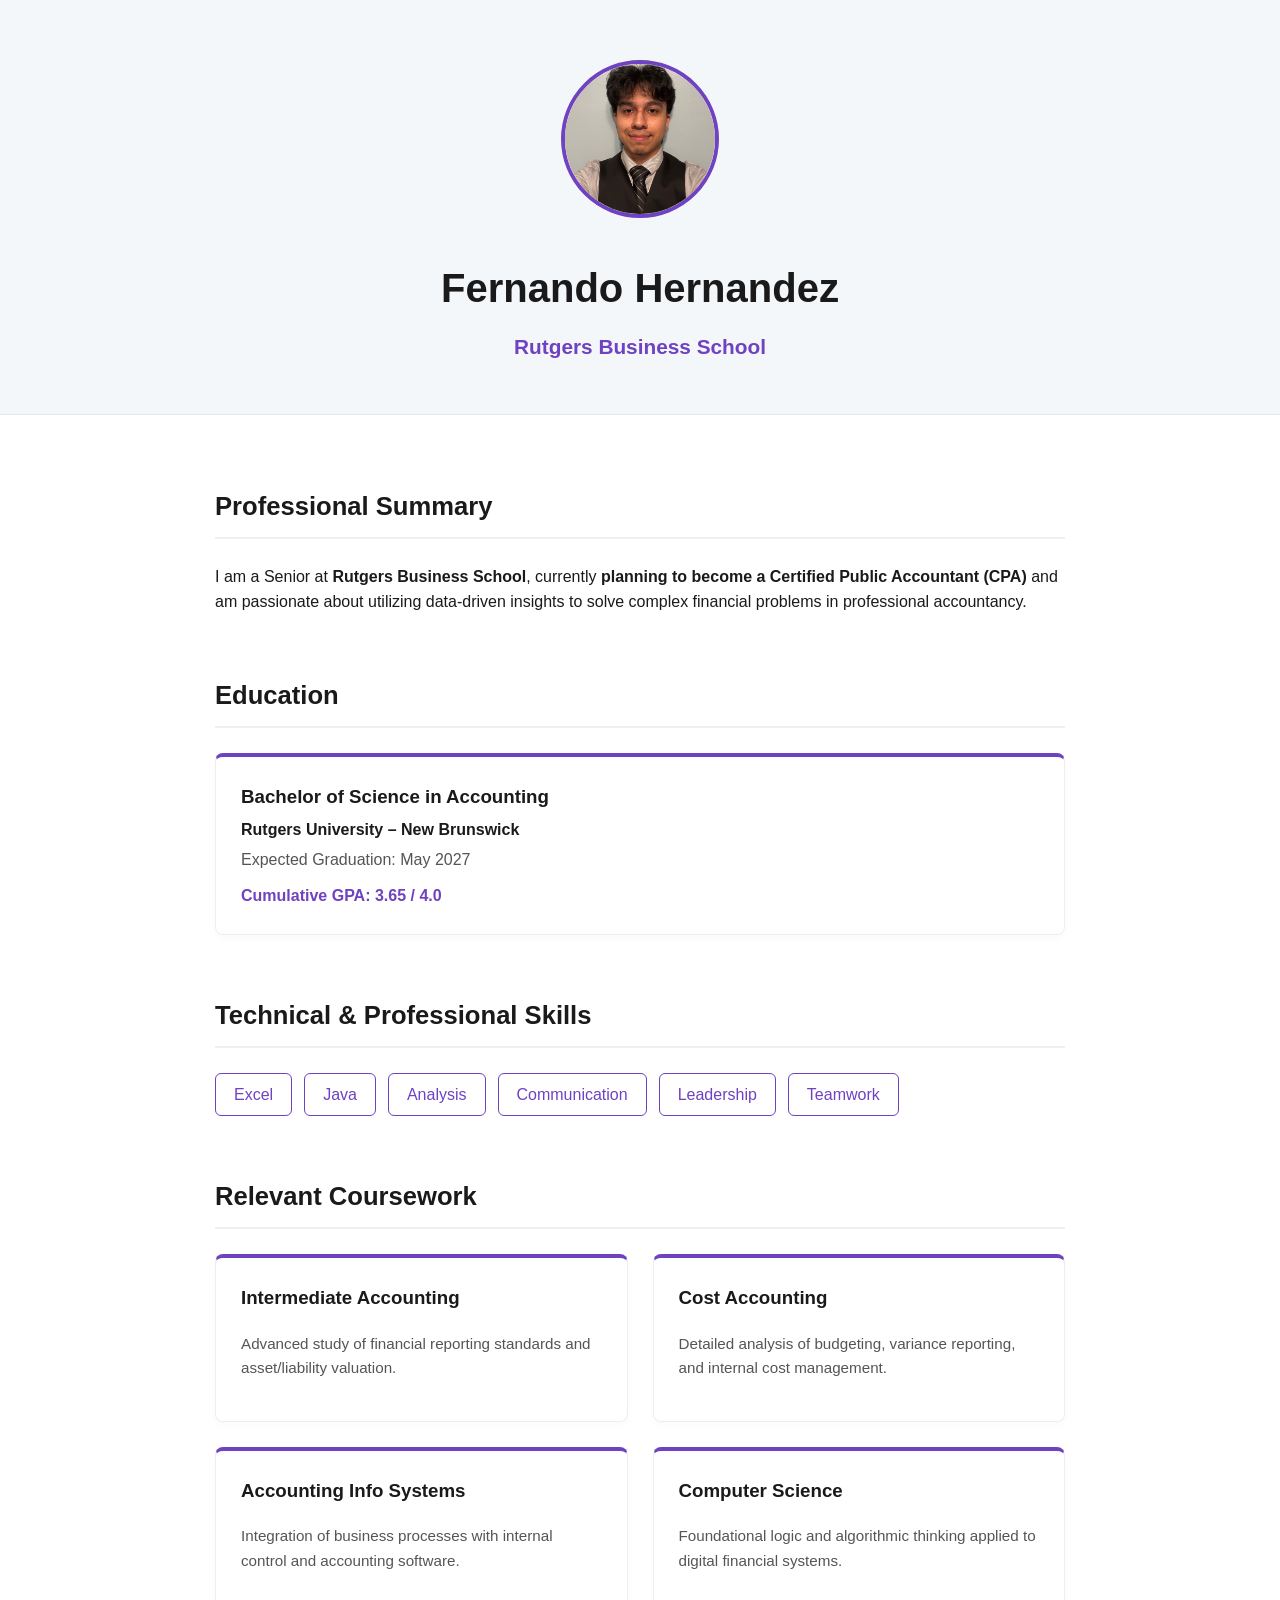
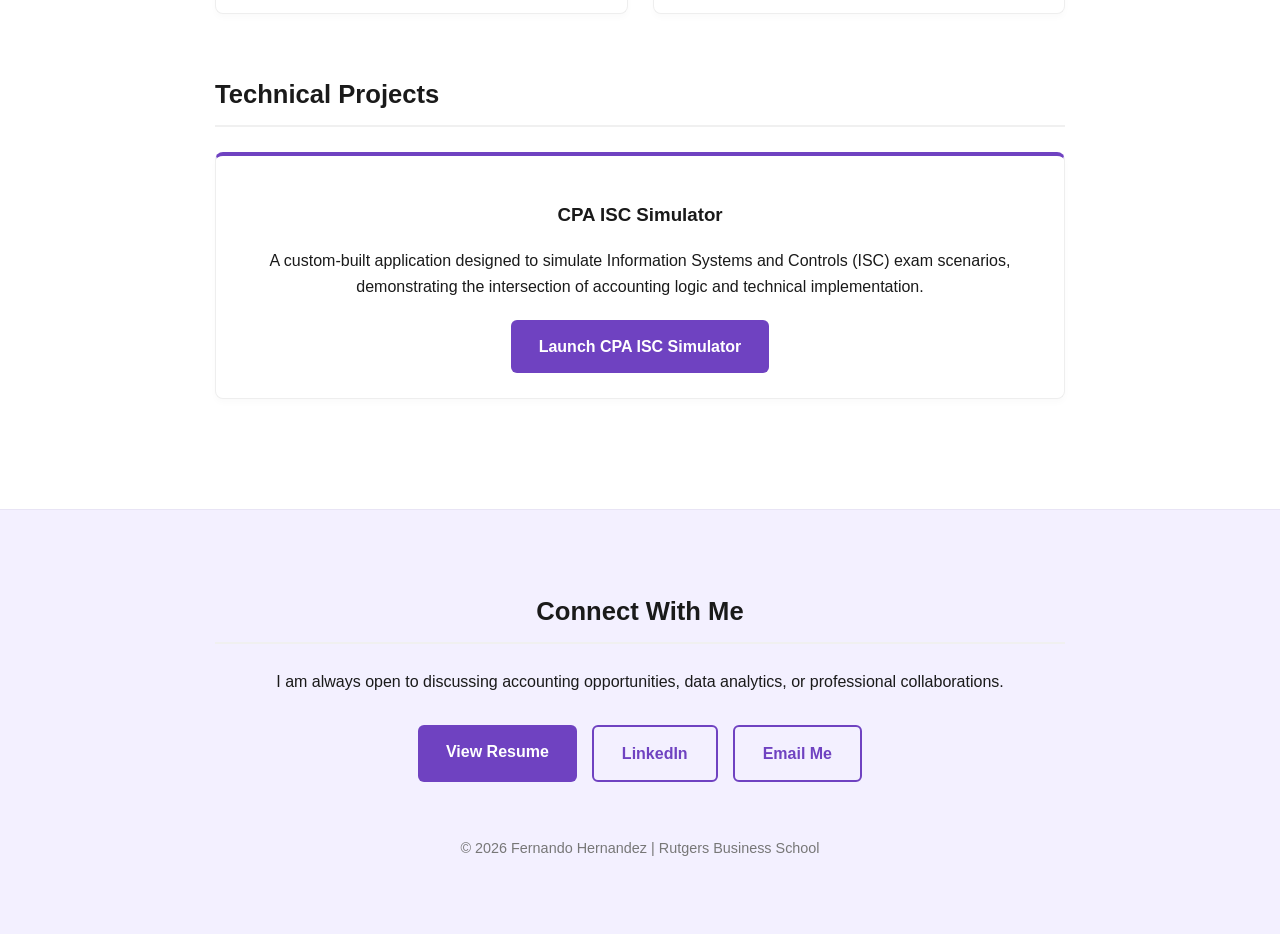
<file: index.html>
<!DOCTYPE html>
<html lang="en">
<head>
    <meta charset="UTF-8">
    <meta name="viewport" content="width=device-width, initial-scale=1.0">
    <title>Fernando Hernandez | Rutgers Accounting</title>
    <style>
        :root {
            --primary-purple: #6f42c1;
            --dark-purple: #5a32a3;
            --text-black: #1a1a1a;
            --text-muted: #555;
            --bg-gray: #f4f7f9;       
            --bg-lavender: #f3f0ff;   
            --bg-white: #ffffff;      
        }

        html, body {
            margin: 0;
            padding: 0;
            height: 100%;
        }

        body {
            font-family: 'Inter', -apple-system, BlinkMacSystemFont, "Segoe UI", Roboto, sans-serif;
            line-height: 1.6;
            color: var(--text-black);
            background-color: var(--bg-white);
            display: flex;
            flex-direction: column;
        }

        /* Hero Header Section */
        .hero {
            background-color: var(--bg-gray);
            padding: 60px 20px;
            text-align: center;
            border-bottom: 1px solid #e1e8ed;
        }

        .profile-img {
            width: 150px;
            height: 150px;
            border-radius: 50%;
            object-fit: cover;
            border: 4px solid var(--primary-purple);
            margin-bottom: 20px;
            background-color: white;
        }

        h1 {
            font-size: 2.5rem;
            margin: 10px 0;
            color: var(--text-black);
        }

        .fade-container {
            font-size: 1.3rem;
            color: var(--primary-purple);
            font-weight: 600;
            height: 1.5rem;
        }

        #fade-text {
            transition: opacity 0.8s ease-in-out;
            opacity: 1;
        }

        .fade-out {
            opacity: 0 !important;
        }

        .content-wrapper {
            max-width: 850px;
            margin: 0 auto;
            padding: 50px 20px;
            flex: 1; 
        }

        section {
            margin-bottom: 60px;
        }

        h2 {
            border-bottom: 2px solid #f0f0f0;
            padding-bottom: 10px;
            margin-bottom: 25px;
            font-size: 1.6rem;
        }

        .gpa-text {
            color: var(--primary-purple);
            font-weight: 700;
            margin-top: 10px;
            display: block;
        }

        .skills-container {
            display: flex;
            flex-wrap: wrap;
            gap: 12px;
        }

        .skill-tag {
            background: white;
            border: 1.5px solid var(--primary-purple);
            color: var(--primary-purple);
            padding: 8px 18px;
            border-radius: 6px;
            font-weight: 500;
        }

        .grid {
            display: grid;
            grid-template-columns: repeat(auto-fit, minmax(280px, 1fr));
            gap: 25px;
        }

        .card {
            border: 1px solid #eee;
            border-top: 4px solid var(--primary-purple);
            padding: 25px;
            border-radius: 8px;
            background: white;
            box-shadow: 0 4px 6px rgba(0,0,0,0.02);
        }

        /* Project Card specific style */
        .project-card {
            text-align: center;
        }

        .connect-section {
            background-color: var(--bg-lavender);
            padding: 60px 20px;
            text-align: center;
            border-top: 1px solid #e8e4f5;
            margin-top: auto; 
        }

        .connect-box {
            display: flex;
            justify-content: center;
            flex-wrap: wrap;
            gap: 15px;
            margin-top: 30px;
        }

        .btn {
            background-color: var(--primary-purple);
            color: white;
            padding: 14px 28px;
            text-decoration: none;
            border-radius: 6px;
            font-weight: 600;
            transition: all 0.3s ease;
            display: inline-block;
            border: none;
        }

        .btn-outline {
            background-color: transparent;
            color: var(--primary-purple);
            border: 2px solid var(--primary-purple);
        }

        .btn:hover {
            background-color: var(--dark-purple);
            color: white;
            transform: translateY(-3px);
            box-shadow: 0 4px 12px rgba(111, 66, 193, 0.2);
        }

        footer {
            padding: 40px 0 0 0;
            font-size: 0.9rem;
            color: #777;
        }
    </style>
</head>
<body>

<header class="hero">
    <img src="./Assets/ProfilePic.jpeg" alt="Fernando Hernandez" class="profile-img">
    <h1>Fernando Hernandez</h1>
    <div class="fade-container">
        <span id="fade-text">Rutgers Business School</span>
    </div>
</header>

<div class="content-wrapper">
    <section id="about">
        <h2>Professional Summary</h2>
        <p>
            I am a Senior at <strong>Rutgers Business School</strong>, currently <strong>planning to become a Certified Public Accountant (CPA)</strong> and am passionate about utilizing data-driven insights 
            to solve complex financial problems in professional accountancy.
        </p>
    </section>

    <section id="education">
        <h2>Education</h2>
        <div class="card">
            <h3 style="margin:0;">Bachelor of Science in Accounting</h3>
            <p style="margin:5px 0; font-weight: 600;">Rutgers University – New Brunswick</p>
            <p style="color:var(--text-muted); margin:0;">Expected Graduation: May 2027</p>
            <span class="gpa-text">Cumulative GPA: 3.65 / 4.0</span>
        </div>
    </section>

    <section id="skills">
        <h2>Technical & Professional Skills</h2>
        <div class="skills-container">
            <span class="skill-tag">Excel</span>
            <span class="skill-tag">Java</span>
            <span class="skill-tag">Analysis</span>
            <span class="skill-tag">Communication</span>
            <span class="skill-tag">Leadership</span>
            <span class="skill-tag">Teamwork</span>
        </div>
    </section>

    <section id="coursework">
        <h2>Relevant Coursework</h2>
        <div class="grid">
            <div class="card">
                <h3 style="margin-top:0;">Intermediate Accounting</h3>
                <p style="color:var(--text-muted); font-size: 0.95rem;">Advanced study of financial reporting standards and asset/liability valuation.</p>
            </div>
            <div class="card">
                <h3 style="margin-top:0;">Cost Accounting</h3>
                <p style="color:var(--text-muted); font-size: 0.95rem;">Detailed analysis of budgeting, variance reporting, and internal cost management.</p>
            </div>
            <div class="card">
                <h3 style="margin-top:0;">Accounting Info Systems</h3>
                <p style="color:var(--text-muted); font-size: 0.95rem;">Integration of business processes with internal control and accounting software.</p>
            </div>
            <div class="card">
                <h3 style="margin-top:0;">Computer Science</h3>
                <p style="color:var(--text-muted); font-size: 0.95rem;">Foundational logic and algorithmic thinking applied to digital financial systems.</p>
            </div>
        </div>
    </section>

    <section id="projects">
        <h2>Technical Projects</h2>
        <div class="card project-card">
            <h3>CPA ISC Simulator</h3>
            <p>A custom-built application designed to simulate Information Systems and Controls (ISC) exam scenarios, demonstrating the intersection of accounting logic and technical implementation.</p>
            <div style="margin-top: 20px;">
                <a href="./Assets/apps/ISC-Study-App/index.html" class="btn">Launch CPA ISC Simulator</a>
            </div>
        </div>
    </section>
</div>

<section class="connect-section">
    <div style="max-width: 850px; margin: 0 auto;">
        <h2>Connect With Me</h2>
        <p>I am always open to discussing accounting opportunities, data analytics, or professional collaborations.</p>
        <div class="connect-box">
            <a href="./Assets/Resume.pdf" class="btn" target="_blank">View Resume</a>
            <a href="https://www.linkedin.com/in/fernando-hernandez-25023037a" class="btn btn-outline" target="_blank">LinkedIn</a>
            <a href="mailto:fh349@scarletmail.rutgers.edu" class="btn btn-outline">Email Me</a>
        </div>
        <footer>
            <p>&copy; 2026 Fernando Hernandez | Rutgers Business School</p>
        </footer>
    </div>
</section>

<script>
    const phrases = ["Rutgers Business School", "Accounting Student", "Dean's List Scholar", "Future CPA"];
    const textElement = document.getElementById("fade-text");
    let index = 0;

    function changeText() {
        textElement.classList.add("fade-out");
        
        setTimeout(() => {
            index = (index + 1) % phrases.length;
            textElement.textContent = phrases[index];
            textElement.classList.remove("fade-out");
        }, 800);
    }

    setInterval(changeText, 3500);
</script>

</body>
</html>
</file>
